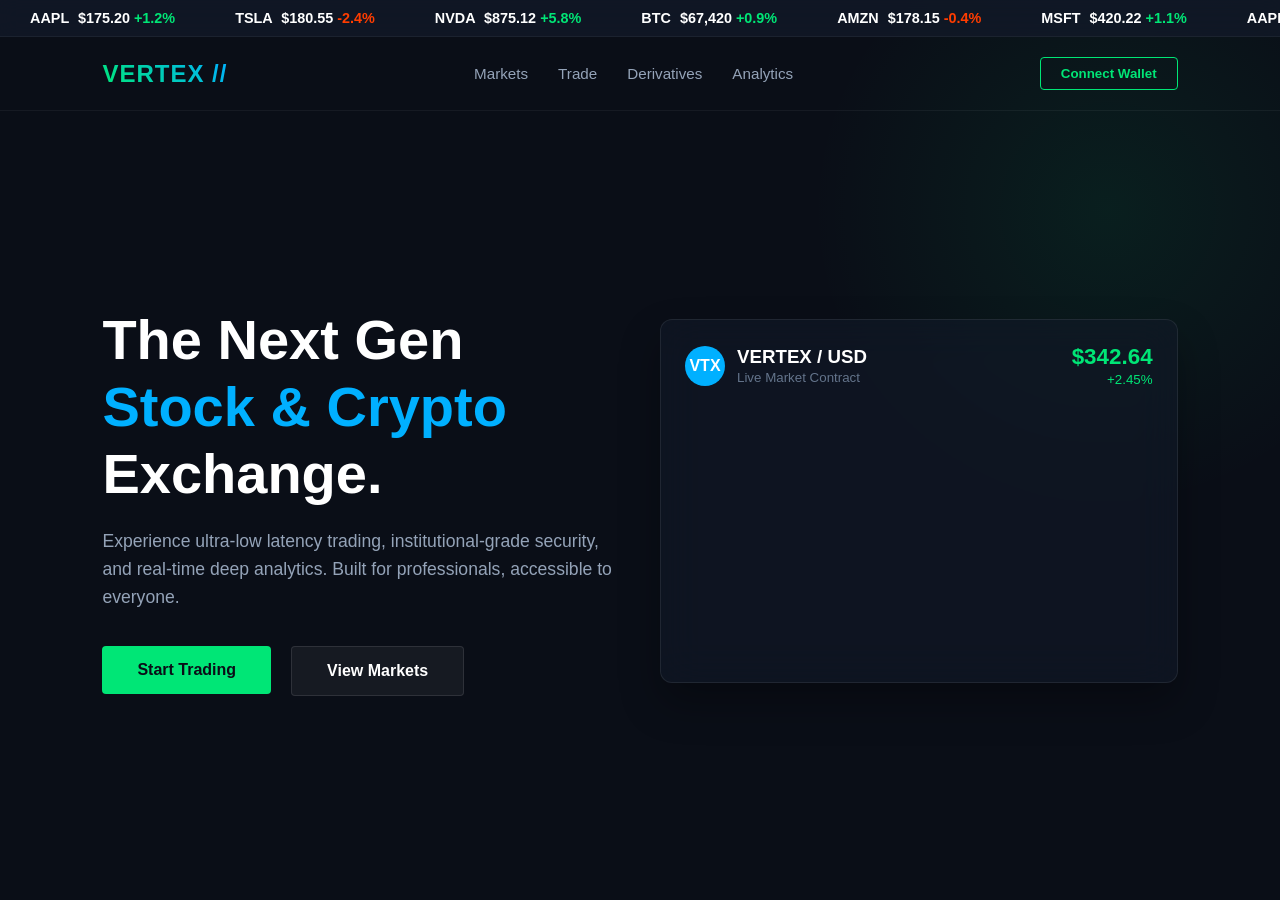
<file: frontend/HTML/index.html>
<!DOCTYPE html>
<html lang="en">
<head>
    <meta charset="UTF-8">
    <meta name="viewport" content="width=device-width, initial-scale=1.0">
    <title>VERTEX Exchange | Trade the Future</title>
    <style>
        /* --- RESET & BASE STYLES --- */
        * {
            margin: 0;
            padding: 0;
            box-sizing: border-box;
            font-family: 'Segoe UI', Tahoma, Geneva, Verdana, sans-serif;
        }

        body {
            background-color: #0a0e17;
            color: #ffffff;
            overflow-x: hidden;
        }

        /* --- BACKGROUND ANIMATION --- */
        .bg-glow {
            position: absolute;
            width: 600px;
            height: 600px;
            background: radial-gradient(circle, rgba(0, 230, 118, 0.08) 0%, rgba(0,0,0,0) 70%);
            top: -10%;
            right: -10%;
            z-index: -1;
            pointer-events: none;
        }

        /* --- TICKER TAPE --- */
        .ticker-wrap {
            width: 100%;
            overflow: hidden;
            background: rgba(18, 26, 41, 0.8);
            border-bottom: 1px solid rgba(255, 255, 255, 0.05);
            padding: 10px 0;
            backdrop-filter: blur(10px);
        }

        .ticker {
            display: flex;
            white-space: nowrap;
            animation: tickerMove 30s linear infinite;
        }

        .ticker-item {
            display: inline-block;
            padding: 0 30px;
            font-size: 0.9rem;
            font-weight: 600;
        }

        .up { color: #00e676; }
        .down { color: #ff3d00; }

        @keyframes tickerMove {
            0% { transform: translate3d(0, 0, 0); }
            100% { transform: translate3d(-50%, 0, 0); }
        }

        /* --- NAVIGATION --- */
        nav {
            display: flex;
            justify-content: space-between;
            align-items: center;
            padding: 20px 8%;
            border-bottom: 1px solid rgba(255, 255, 255, 0.05);
        }

        .logo {
            font-size: 1.5rem;
            font-weight: 800;
            letter-spacing: 1px;
            background: linear-gradient(45deg, #00e676, #00b0ff);
            -webkit-background-clip: text;
            -webkit-text-fill-color: transparent;
        }

        nav ul {
            display: flex;
            list-style: none;
            gap: 30px;
        }

        nav ul li a {
            color: #94a3b8;
            text-decoration: none;
            font-size: 0.95rem;
            transition: color 0.3s;
        }

        nav ul li a:hover {
            color: #00e676;
        }

        .btn-nav {
            background: transparent;
            border: 1px solid #00e676;
            color: #00e676;
            padding: 8px 20px;
            border-radius: 4px;
            cursor: pointer;
            font-weight: 600;
            transition: all 0.3s ease;
        }

        .btn-nav:hover {
            background: #00e676;
            color: #0a0e17;
            box-shadow: 0 0 15px rgba(0, 230, 118, 0.4);
        }

        /* --- HERO SECTION --- */
        .hero {
            display: grid;
            grid-template-columns: 1fr 1fr;
            align-items: center;
            padding: 60px 8%;
            min-height: calc(100vh - 120px);
            gap: 40px;
        }

        .hero-text h1 {
            font-size: 3.5rem;
            line-height: 1.2;
            margin-bottom: 20px;
        }

        .hero-text h1 span {
            color: #00b0ff;
        }

        .hero-text p {
            color: #94a3b8;
            font-size: 1.1rem;
            margin-bottom: 35px;
            line-height: 1.6;
        }

        .cta-btns {
            display: flex;
            gap: 20px;
        }

        .btn-primary {
            background: #00e676;
            color: #0a0e17;
            padding: 15px 35px;
            border: none;
            border-radius: 4px;
            font-size: 1rem;
            font-weight: 700;
            cursor: pointer;
            transition: transform 0.2s, box-shadow 0.3s;
        }

        .btn-primary:hover {
            transform: translateY(-2px);
            box-shadow: 0 5px 20px rgba(0, 230, 118, 0.4);
        }

        .btn-secondary {
            background: rgba(255, 255, 255, 0.05);
            color: #fff;
            padding: 15px 35px;
            border: 1px solid rgba(255, 255, 255, 0.1);
            border-radius: 4px;
            font-size: 1rem;
            font-weight: 600;
            cursor: pointer;
            transition: background 0.3s;
        }

        .btn-secondary:hover {
            background: rgba(255, 255, 255, 0.1);
        }

        /* --- LIVE CHART WIDGET (REALISTIC UI) --- */
        .chart-container {
            background: rgba(18, 26, 41, 0.6);
            border: 1px solid rgba(255, 255, 255, 0.08);
            border-radius: 12px;
            padding: 24px;
            backdrop-filter: blur(20px);
            box-shadow: 0 20px 40px rgba(0,0,0,0.3);
            position: relative;
        }

        .chart-header {
            display: flex;
            justify-content: space-between;
            align-items: center;
            margin-bottom: 20px;
        }

        .asset-info {
            display: flex;
            align-items: center;
            gap: 12px;
        }

        .asset-logo {
            width: 40px;
            height: 40px;
            background: #00b0ff;
            border-radius: 50%;
            display: flex;
            align-items: center;
            justify-content: center;
            font-weight: bold;
        }

        .asset-price {
            text-align: right;
        }

        #live-price {
            font-size: 1.4rem;
            font-weight: 700;
            transition: color 0.3s ease;
        }

        canvas {
            width: 100%;
            height: 250px;
            display: block;
        }

        /* --- RESPONSIVE DESIGN --- */
        @media (max-width: 968px) {
            .hero {
                grid-template-columns: 1fr;
                text-align: center;
                padding-top: 40px;
            }
            .cta-btns {
                justify-content: center;
            }
            nav ul {
                display: none; /* Keep it clean for demo */
            }
        }
    </style>
</head>
<body>

    <div class="bg-glow"></div>

    <div class="ticker-wrap">
        <div class="ticker" id="ticker-tape">
            </div>
    </div>

    <nav>
        <div class="logo">VERTEX //</div>
        <ul>
            <li><a href="/login">Markets</a></li>
            <li><a href="/login">Trade</a></li>
            <li><a href="/login">Derivatives</a></li>
            <li><a href="/login">Analytics</a></li>
        </ul>
        <a href="/login"><button class="btn-nav">Connect Wallet</button></a>
    </nav>

    <main class="hero">
        <div class="hero-text">
            <h1>The Next Gen <span>Stock & Crypto</span> Exchange.</h1>
            <p>Experience ultra-low latency trading, institutional-grade security, and real-time deep analytics. Built for professionals, accessible to everyone.</p>
            <div class="cta-btns">
                <a href="/login"><button class="btn-primary">Start Trading</button></a>
                <a href="/login"><button class="btn-secondary">View Markets</button></a>
            </div>
        </div>

        <div class="chart-container">
            <div class="chart-header">
                <div class="asset-info">
                    <div class="asset-logo">VTX</div>
                    <div>
                        <h3>VERTEX / USD</h3>
                        <small style="color: #64748b;">Live Market Contract</small>
                    </div>
                </div>
                <div class="asset-price">
                    <div id="live-price">$342.50</div>
                    <small id="live-change" class="up">+2.45%</small>
                </div>
            </div>
            
            <canvas id="stockChart"></canvas>
        </div>
    </main>

    <script>
        /* --- TICKER DATA & GENERATION --- */
        const tickerData = [
            { symbol: "AAPL", price: "175.20", change: "+1.2%", up: true },
            { symbol: "TSLA", price: "180.55", change: "-2.4%", up: false },
            { symbol: "NVDA", price: "875.12", change: "+5.8%", up: true },
            { symbol: "BTC", price: "67,420", change: "+0.9%", up: true },
            { symbol: "AMZN", price: "178.15", change: "-0.4%", up: false },
            { symbol: "MSFT", price: "420.22", change: "+1.1%", up: true }
        ];

        const tickerTape = document.getElementById('ticker-tape');
        
        // Duplicate data to make the infinite scroll smooth
        const doubleData = [...tickerData, ...tickerData, ...tickerData]; 
        doubleData.forEach(item => {
            const div = document.createElement('div');
            div.className = 'ticker-item';
            div.innerHTML = `${item.symbol} <span style="color:#fff; margin-left:5px;">$${item.price}</span> <span class="${item.up ? 'up' : 'down'}">${item.change}</span>`;
            tickerTape.appendChild(div);
        });

        /* --- REAL-TIME CANVAS STOCK CHART ANIMATION --- */
        const canvas = document.getElementById('stockChart');
        const ctx = canvas.getContext('2d');

        // Resize canvas correctly for high-res displays
        function resizeCanvas() {
            canvas.width = canvas.parentElement.clientWidth - 48;
            canvas.height = 250;
        }
        resizeCanvas();
        window.addEventListener('resize', resizeCanvas);

        let dataPoints = Array.from({length: 40}, () => 120 + Math.random() * 60);
        let basePrice = 342.50;

        function drawChart() {
            ctx.clearRect(0, 0, canvas.width, canvas.height);
            
            const widthBetweenPoints = canvas.width / (dataPoints.length - 1);
            
            // Create Gradient Fill below the line
            let gradient = ctx.createLinearGradient(0, 0, 0, canvas.height);
            gradient.addColorStop(0, 'rgba(0, 230, 118, 0.25)');
            gradient.addColorStop(1, 'rgba(0, 230, 118, 0.0)');

            // Draw Area
            ctx.beginPath();
            ctx.moveTo(0, canvas.height);
            for (let i = 0; i < dataPoints.length; i++) {
                ctx.lineTo(i * widthBetweenPoints, dataPoints[i]);
            }
            ctx.lineTo(canvas.width, canvas.height);
            ctx.closePath();
            ctx.fillStyle = gradient;
            ctx.fill();

            // Draw Trend Line
            ctx.beginPath();
            ctx.moveTo(0, dataPoints[0]);
            for (let i = 0; i < dataPoints.length; i++) {
                ctx.lineTo(i * widthBetweenPoints, dataPoints[i]);
            }
            ctx.strokeStyle = '#00e676';
            ctx.lineWidth = 3;
            ctx.lineJoin = 'round';
            ctx.lineCap = 'round';
            ctx.stroke();

            // Draw Grid Lines (To make it look realistic)
            ctx.strokeStyle = 'rgba(255, 255, 255, 0.03)';
            ctx.lineWidth = 1;
            for(let i = 1; i < 5; i++) {
                ctx.beginPath();
                ctx.moveTo(0, (canvas.height / 5) * i);
                ctx.lineTo(canvas.width, (canvas.height / 5) * i);
                ctx.stroke();
            }
        }

        // Live Market Simulation Tick
        setInterval(() => {
            // Calculate simulated price movement
            let change = (Math.random() - 0.48) * 2; // slight upward bias
            basePrice += change;
            
            // Update Text Elements
            const priceEl = document.getElementById('live-price');
            priceEl.innerText = `$${basePrice.toFixed(2)}`;
            priceEl.style.color = change >= 0 ? '#00e676' : '#ff3d00';
            
            setTimeout(() => { priceEl.style.color = '#ffffff'; }, 300);

            // Shift chart data points to simulate movement
            let lastPoint = dataPoints[dataPoints.length - 1];
            let newPoint = lastPoint - (change * 5); // scale fluctuation to pixel space
            
            // Keep graph within canvas bounds
            if(newPoint < 20) newPoint = 20;
            if(newPoint > canvas.height - 20) newPoint = canvas.height - 20;

            dataPoints.shift();
            dataPoints.push(newPoint);

            drawChart();
        }, 800);

        // Initial paint
        drawChart();
    </script>
</body>
</html>
</file>
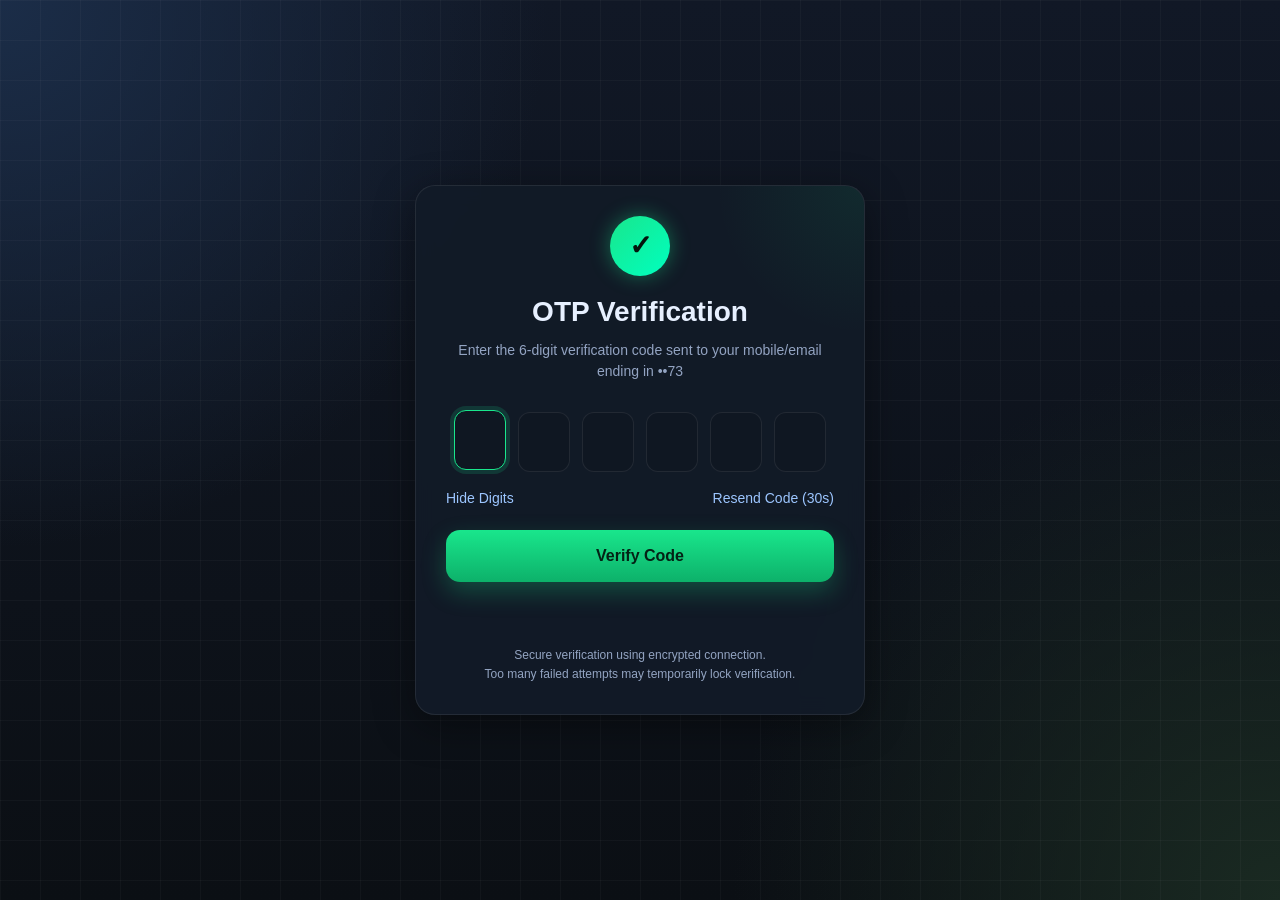
<file: frontend/HTML/otp.html>
<!DOCTYPE html>
<html lang="en">
<head>
<meta charset="UTF-8" />
<meta name="viewport" content="width=device-width, initial-scale=1.0"/>
<title>Secure OTP Verification</title>

<style>
:root{
  --bg:#0b0f14;
  --bg2:#111826;
  --card:#121b28;
  --text:#e7f0ff;
  --muted:#93a4c2;
  --accent:#19e68c;
  --accent-dark:#0db16a;
  --danger:#ff4d6d;
  --success:#2ee6a6;
  --border:rgba(255,255,255,0.08);
  --shadow:0 10px 40px rgba(0,0,0,0.4);
}

*{
  margin:0;
  padding:0;
  box-sizing:border-box;
}

body{
  min-height:100vh;
  display:flex;
  justify-content:center;
  align-items:center;
  background:
    radial-gradient(circle at top left,#1b2d48 0%,transparent 35%),
    radial-gradient(circle at bottom right,#1a2a22 0%,transparent 35%),
    linear-gradient(180deg,var(--bg2),var(--bg));
  color:var(--text);
  font-family:Arial,Helvetica,sans-serif;
  overflow:hidden;
}

/* Animated background */
body::before{
  content:"";
  position:fixed;
  inset:0;
  background-image:
    linear-gradient(rgba(255,255,255,0.03) 1px,transparent 1px),
    linear-gradient(90deg,rgba(255,255,255,0.03) 1px,transparent 1px);
  background-size:40px 40px;
  animation:gridMove 18s linear infinite;
  pointer-events:none;
}

@keyframes gridMove{
  from{transform:translate(0,0);}
  to{transform:translate(40px,40px);}
}

.card{
  width:100%;
  max-width:450px;
  background:rgba(18,27,40,0.95);
  border:1px solid var(--border);
  border-radius:20px;
  padding:30px;
  box-shadow:var(--shadow);
  backdrop-filter:blur(10px);
  position:relative;
  overflow:hidden;
}

.card::before{
  content:"";
  position:absolute;
  width:300px;
  height:300px;
  background:radial-gradient(circle,var(--accent) 0%,transparent 70%);
  top:-150px;
  right:-150px;
  opacity:.08;
}

.logo{
  width:60px;
  height:60px;
  margin:auto;
  border-radius:50%;
  background:linear-gradient(135deg,var(--accent),#00ffbf);
  display:flex;
  justify-content:center;
  align-items:center;
  font-size:28px;
  font-weight:bold;
  color:#04140d;
  box-shadow:0 0 20px rgba(25,230,140,0.4);
}

h1{
  margin-top:20px;
  text-align:center;
  font-size:28px;
}

.subtitle{
  margin-top:12px;
  text-align:center;
  color:var(--muted);
  line-height:1.5;
  font-size:14px;
}

.otp-group{
  display:flex;
  justify-content:center;
  gap:12px;
  margin-top:30px;
}

.otp-input{
  width:52px;
  height:60px;
  border-radius:12px;
  border:1px solid var(--border);
  background:#0f1722;
  color:var(--text);
  text-align:center;
  font-size:24px;
  font-weight:bold;
  outline:none;
  transition:0.2s;
  appearance:textfield;
}

.otp-input::-webkit-inner-spin-button,
.otp-input::-webkit-outer-spin-button{
  -webkit-appearance:none;
  margin:0;
}

.otp-input:focus{
  border-color:var(--accent);
  box-shadow:0 0 0 4px rgba(25,230,140,0.15);
  transform:translateY(-2px);
}

.otp-input.error{
  border-color:var(--danger);
  animation:shake 0.3s;
}

@keyframes shake{
  0%{transform:translateX(0);}
  25%{transform:translateX(-4px);}
  50%{transform:translateX(4px);}
  75%{transform:translateX(-2px);}
  100%{transform:translateX(0);}
}

.options{
  display:flex;
  justify-content:space-between;
  align-items:center;
  margin-top:18px;
  flex-wrap:wrap;
  gap:10px;
}

.toggle-btn,
.resend-btn{
  background:none;
  border:none;
  color:#9cc6ff;
  cursor:pointer;
  font-size:14px;
}

.toggle-btn:hover,
.resend-btn:hover{
  text-decoration:underline;
}

.verify-btn{
  width:100%;
  margin-top:24px;
  height:52px;
  border:none;
  border-radius:14px;
  background:linear-gradient(180deg,var(--accent),var(--accent-dark));
  color:#042215;
  font-size:16px;
  font-weight:bold;
  cursor:pointer;
  transition:0.2s;
  box-shadow:0 10px 25px rgba(25,230,140,0.25);
}

.verify-btn:hover{
  transform:translateY(-2px);
}

.verify-btn:disabled{
  opacity:.6;
  cursor:not-allowed;
}

.status{
  min-height:22px;
  margin-top:18px;
  text-align:center;
  font-size:14px;
}

.status.error{
  color:var(--danger);
}

.status.success{
  color:var(--success);
}

.status.loading{
  color:#8ec8ff;
}

.footer{
  margin-top:24px;
  text-align:center;
  color:var(--muted);
  font-size:12px;
  line-height:1.6;
}

@media(max-width:480px){
  .card{
    margin:15px;
    padding:25px 20px;
  }

  .otp-group{
    gap:8px;
  }

  .otp-input{
    width:45px;
    height:55px;
    font-size:22px;
  }

  .options{
    flex-direction:column;
    align-items:flex-start;
  }
}
</style>
</head>

<body>

<div class="card">

  <div class="logo">✓</div>

  <h1>OTP Verification</h1>

  <p class="subtitle">
    Enter the 6-digit verification code sent to your mobile/email ending in ••73
  </p>

  <form id="otpForm">

    <div class="otp-group">
      <input type="text" class="otp-input" maxlength="1" inputmode="numeric" required>
      <input type="text" class="otp-input" maxlength="1" inputmode="numeric" required>
      <input type="text" class="otp-input" maxlength="1" inputmode="numeric" required>
      <input type="text" class="otp-input" maxlength="1" inputmode="numeric" required>
      <input type="text" class="otp-input" maxlength="1" inputmode="numeric" required>
      <input type="text" class="otp-input" maxlength="1" inputmode="numeric" required>
    </div>

    <div class="options">
      <button type="button" class="toggle-btn" id="toggleBtn">
        Hide Digits
      </button>

      <button type="button" class="resend-btn" id="resendBtn">
        Resend Code (30s)
      </button>
    </div>

    <button type="submit" class="verify-btn" id="verifyBtn">
      Verify Code
    </button>

    <div class="status" id="status"></div>

  </form>

  <div class="footer">
    Secure verification using encrypted connection.<br>
    Too many failed attempts may temporarily lock verification.
  </div>

</div>

<script>
const inputs = document.querySelectorAll(".otp-input");
const form = document.getElementById("otpForm");
const statusEl = document.getElementById("status");
const verifyBtn = document.getElementById("verifyBtn");
const resendBtn = document.getElementById("resendBtn");
const toggleBtn = document.getElementById("toggleBtn");

let hidden = false;
let attempts = 0;

/* AUTO FOCUS */
inputs.forEach((input,index)=>{

  input.addEventListener("input",(e)=>{

    input.value = input.value.replace(/\D/g,"");

    if(input.value && index < inputs.length-1){
      inputs[index+1].focus();
    }

    input.classList.remove("error");
    clearStatus();
  });

  input.addEventListener("keydown",(e)=>{

    if(e.key === "Backspace" && !input.value && index > 0){
      inputs[index-1].focus();
    }

    if(e.key === "ArrowLeft" && index > 0){
      inputs[index-1].focus();
    }

    if(e.key === "ArrowRight" && index < inputs.length-1){
      inputs[index+1].focus();
    }
  });

  /* PASTE SUPPORT */
  input.addEventListener("paste",(e)=>{

    e.preventDefault();

    const pasted = (e.clipboardData || window.clipboardData)
      .getData("text")
      .replace(/\D/g,"")
      .slice(0,6);

    pasted.split("").forEach((digit,i)=>{
      if(inputs[i]){
        inputs[i].value = digit;
      }
    });

    if(pasted.length < inputs.length){
      inputs[pasted.length].focus();
    }else{
      inputs[inputs.length-1].focus();
    }
  });

});

/* TOGGLE HIDE/SHOW */
toggleBtn.addEventListener("click",()=>{

  hidden = !hidden;

  inputs.forEach(input=>{
    input.type = hidden ? "password" : "text";
  });

  toggleBtn.textContent = hidden
    ? "Show Digits"
    : "Hide Digits";
});

/* FORM SUBMIT */
form.addEventListener("submit",async(e)=>{

  e.preventDefault();

  const code = [...inputs].map(i=>i.value).join("");

  const email = localStorage.getItem("userEmail");

  if(code.length !== 6){

    showStatus("Please enter all 6 digits.","error");

    inputs.forEach(input=>{
      if(!input.value){
        input.classList.add("error");
      }
    });

    return;
  }

  verifyBtn.disabled = true;

  showStatus("Verifying code...","loading");

  await wait(1500);
  
  // OTP logic
  const response = await fetch('/verify-otp',{
    method:'POST',
    headers:{
        'Content-Type':'application/json'
    },
    body: JSON.stringify({
         email: email,
         otp: code
    })
  });

  const correctOTP = await response.json();

  if(correctOTP.success){

    alert("OTP Verified");

    // Redirect Example
    // window.location.href = "/dashboard";

    verifyBtn.disabled = false;

  }else{

    attempts++;

    inputs.forEach(input=>{
      input.classList.add("error");
    });

    if(attempts >= 3){

      showStatus(
        "Too many failed attempts. Please wait 30 seconds.",
        "error"
      );

      startCooldown(30);

      attempts = 0;

    }else{

      showStatus("Invalid verification code.","error");
    }

    verifyBtn.disabled = false;
  }

});

/* STATUS */
function showStatus(message,type){

  statusEl.className = "status";

  if(type){
    statusEl.classList.add(type);
  }

  statusEl.textContent = message;
}

function clearStatus(){
  statusEl.textContent = "";
  statusEl.className = "status";
}

/* WAIT */
function wait(ms){
  return new Promise(resolve=>setTimeout(resolve,ms));
}

/* RESEND COOLDOWN */
function startCooldown(seconds){

  let remaining = seconds;

  resendBtn.disabled = true;
  resendBtn.textContent = `Resend Code (${remaining}s)`;

  const timer = setInterval(()=>{

    remaining--;

    resendBtn.textContent =
      `Resend Code (${remaining}s)`;

    if(remaining <= 0){

      clearInterval(timer);

      resendBtn.disabled = false;
      resendBtn.textContent = "Resend Code";
    }

  },1000);
}

startCooldown(30);

/* RESEND */
resendBtn.addEventListener("click",async()=>{

  startCooldown(30);

  inputs.forEach(input=>{
    input.value = "";
    input.classList.remove("error");
  });

  inputs[0].focus();

  showStatus("Sending new verification code...","loading");

  await wait(1200);

  showStatus("New verification code sent.","success");
});

/* INITIAL FOCUS */
window.addEventListener("load",()=>{
  inputs[0].focus();
});
</script>

</body>
</html>
</file>
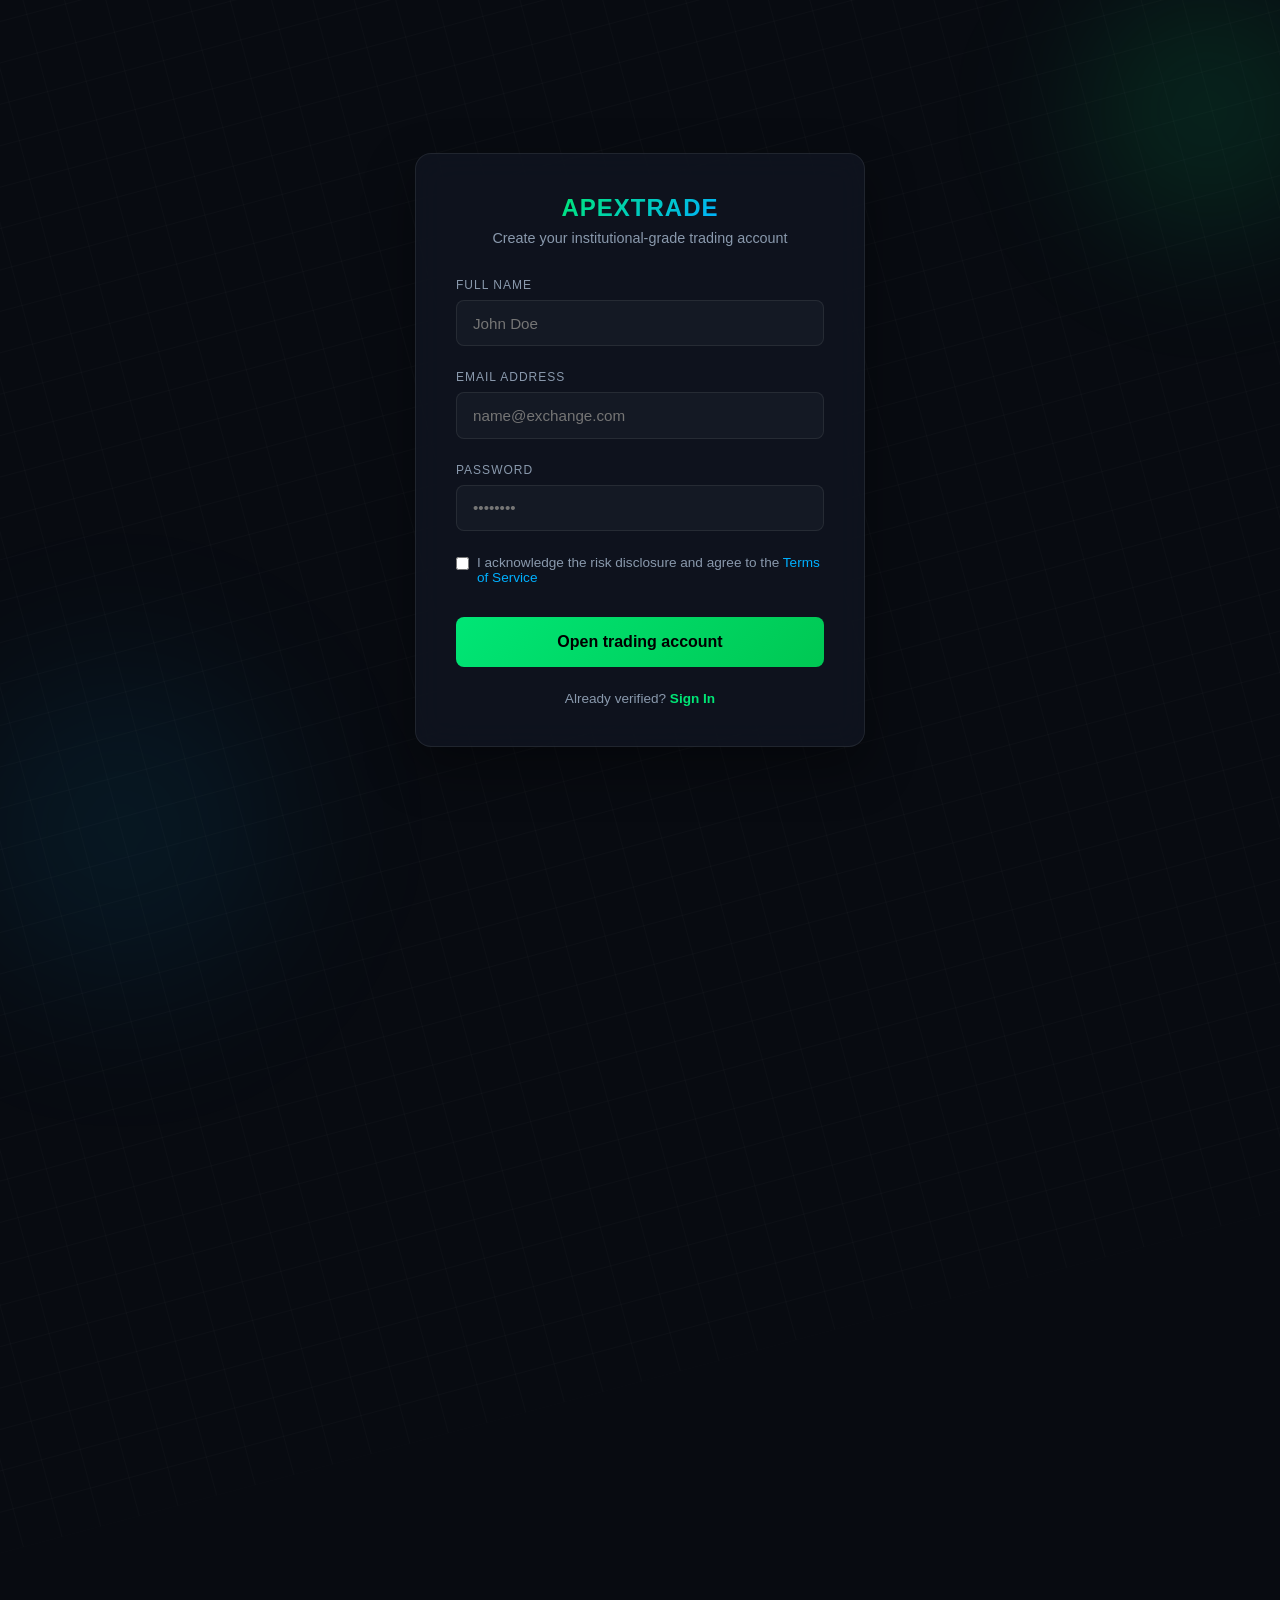
<file: frontend/HTML/signup.html>
<!DOCTYPE html>
<html lang="en">
<head>
    <meta charset="UTF-8">
    <meta name="viewport" content="width=device-width, initial-scale=1.0">
    <title>Join ApexTrade | Next-Gen Stock Exchange</title>
    <style>
        :root {
            --bg-color: #080b11;
            --card-bg: rgba(17, 22, 34, 0.75);
            --accent-primary: #00e676; /* Bullish Green */
            --accent-secondary: #00b0ff; /* Electric Blue */
            --text-main: #ffffff;
            --text-muted: #8a99ad;
            --border-color: rgba(255, 255, 255, 0.08);
            --error-color: #ff5252;
        }

        * {
            box-sizing: border-box;
            margin: 0;
            padding: 0;
            font-family: '-apple-system', BlinkMacSystemFont, 'Segoe UI', Roboto, Helvetica, Arial, sans-serif;
        }

        body {
            background-color: var(--bg-color);
            color: var(--text-main);
            min-height: 100vh;
            display: flex;
            justify-content: center;
            align-items: center;
            overflow: hidden;
            position: relative;
        }

        /* Animated Background Chart Lines for Stock Market Vibe */
        .bg-grid {
            position: absolute;
            width: 200%;
            height: 200%;
            background-image: 
                linear-gradient(to right, rgba(255,255,255,0.02) 1px, transparent 1px),
                linear-gradient(to bottom, rgba(255,255,255,0.02) 1px, transparent 1px);
            background-size: 40px 40px;
            transform: rotate(-15deg);
            z-index: 1;
            animation: gridMove 20s linear infinite;
        }

        @keyframes gridMove {
            0% { transform: rotate(-15deg) translate(0, 0); }
            100% { transform: rotate(-15deg) translate(-40px, -40px); }
        }

        .glow-orb {
            position: absolute;
            width: 400px;
            height: 400px;
            background: radial-gradient(circle, rgba(0, 230, 118, 0.15) 0%, rgba(0,0,0,0) 70%);
            top: -10%;
            right: -10%;
            z-index: 1;
            filter: blur(50px);
            animation: float 8s ease-in-out infinite alternate;
        }

        .glow-orb-2 {
            position: absolute;
            width: 500px;
            height: 500px;
            background: radial-gradient(circle, rgba(0, 176, 255, 0.1) 0%, rgba(0,0,0,0) 70%);
            bottom: -20%;
            left: -10%;
            z-index: 1;
            filter: blur(60px);
            animation: float 12s ease-in-out infinite alternate-reverse;
        }

        @keyframes float {
            0% { transform: translateY(0) scale(1); }
            100% { transform: translateY(-30px) scale(1.1); }
        }

        /* Signup Container */
        .signup-container {
            position: relative;
            z-index: 10;
            width: 100%;
            max-width: 450px;
            padding: 2.5rem;
            background: var(--card-bg);
            backdrop-filter: blur(16px);
            -webkit-backdrop-filter: blur(16px);
            border: 1px solid var(--border-color);
            border-radius: 16px;
            box-shadow: 0 20px 50px rgba(0, 0, 0, 0.4);
            transform: translateY(20px);
            opacity: 0;
            animation: fadeInUp 0.6s cubic-bezier(0.16, 1, 0.3, 1) forwards;
        }

        @keyframes fadeInUp {
            to {
                transform: translateY(0);
                opacity: 1;
            }
        }

        /* Header Styling */
        .header {
            text-align: center;
            margin-bottom: 2rem;
        }

        .logo {
            font-size: 1.5rem;
            font-weight: 800;
            letter-spacing: 1px;
            background: linear-gradient(135deg, var(--accent-primary), var(--accent-secondary));
            -webkit-background-clip: text;
            -webkit-text-fill-color: transparent;
            margin-bottom: 0.5rem;
            display: inline-block;
        }

        .subtitle {
            color: var(--text-muted);
            font-size: 0.9rem;
        }

        /* Form Controls */
        .form-group {
            position: relative;
            margin-bottom: 1.5rem;
        }

        .form-group label {
            display: block;
            font-size: 0.75rem;
            text-transform: uppercase;
            letter-spacing: 1px;
            color: var(--text-muted);
            margin-bottom: 0.5rem;
            transition: color 0.3s ease;
        }

        .input-wrapper {
            position: relative;
        }

        .form-group input {
            width: 100%;
            padding: 0.85rem 1rem;
            background: rgba(255, 255, 255, 0.03);
            border: 1px solid var(--border-color);
            border-radius: 8px;
            color: var(--text-main);
            font-size: 0.95rem;
            transition: all 0.3s cubic-bezier(0.25, 0.8, 0.25, 1);
        }

        .form-group input:focus {
            outline: none;
            border-color: var(--accent-secondary);
            background: rgba(255, 255, 255, 0.06);
            box-shadow: 0 0 0 4px rgba(0, 176, 255, 0.15);
        }

        /* Input Focus Line Animation */
        .input-bar {
            position: absolute;
            bottom: 0;
            left: 50%;
            height: 2px;
            width: 0;
            background: linear-gradient(to right, var(--accent-primary), var(--accent-secondary));
            transition: all 0.4s ease;
        }

        .form-group input:focus ~ .input-bar {
            width: 100%;
            left: 0;
        }

        /* Strength Meter */
        .password-strength {
            height: 4px;
            width: 100%;
            background: rgba(255,255,255,0.05);
            margin-top: 0.5rem;
            border-radius: 2px;
            overflow: hidden;
            display: none;
        }

        .strength-bar {
            height: 100%;
            width: 0;
            background: var(--error-color);
            transition: all 0.3s ease;
        }

        /* Terms Checkbox */
        .terms-container {
            display: flex;
            align-items: flex-start;
            gap: 0.5rem;
            margin-bottom: 2rem;
            cursor: pointer;
            font-size: 0.85rem;
            color: var(--text-muted);
            user-select: none;
        }

        .terms-container input {
            accent-color: var(--accent-primary);
            margin-top: 2px;
        }

        .terms-container a {
            color: var(--accent-secondary);
            text-decoration: none;
        }

        .terms-container a:hover {
            text-decoration: underline;
        }

        /* Submit Button */
        .submit-btn {
            width: 100%;
            padding: 1rem;
            background: linear-gradient(135deg, var(--accent-primary), #00c853);
            border: none;
            border-radius: 8px;
            color: #000;
            font-size: 1rem;
            font-weight: 700;
            cursor: pointer;
            transition: all 0.3s ease;
            position: relative;
            overflow: hidden;
        }

        .submit-btn:hover {
            transform: translateY(-2px);
            box-shadow: 0 8px 20px rgba(0, 230, 118, 0.3);
        }

        .submit-btn:active {
            transform: translateY(0);
        }

        /* Button Ripple Effect Object */
        .ripple {
            position: absolute;
            background: rgba(255, 255, 255, 0.3);
            border-radius: 50%;
            transform: scale(0);
            animation: rippleEffect 0.6s linear;
            pointer-events: none;
        }

        @keyframes rippleEffect {
            to {
                transform: scale(4);
                opacity: 0;
            }
        }

        /* Footer links */
        .form-footer {
            text-align: center;
            margin-top: 1.5rem;
            font-size: 0.85rem;
            color: var(--text-muted);
        }

        .form-footer a {
            color: var(--accent-primary);
            text-decoration: none;
            font-weight: 600;
        }

        .form-footer a:hover {
            text-decoration: underline;
        }
    </style>
</head>
<body>

    <div class="bg-grid"></div>
    <div class="glow-orb"></div>
    <div class="glow-orb-2"></div>

    <div class="signup-container">
        <div class="header">
            <div class="logo">APEXTRADE</div>
            <div class="subtitle">Create your institutional-grade trading account</div>
        </div>

        <form id="signupForm" autocomplete="off">
            <div class="form-group">
                <label for="username">Full Name</label>
                <div class="input-wrapper">
                    <input type="text" id="username" required placeholder="John Doe">
                    <div class="input-bar"></div>
                </div>
            </div>

            <div class="form-group">
                <label for="email">Email Address</label>
                <div class="input-wrapper">
                    <input type="email" id="email" required placeholder="name@exchange.com">
                    <div class="input-bar"></div>
                </div>
            </div>

            <div class="form-group">
                <label for="password">Password</label>
                <div class="input-wrapper">
                    <input type="password" id="password" required placeholder="••••••••">
                    <div class="input-bar"></div>
                </div>
                <div class="password-strength" id="strengthMeter">
                    <div class="strength-bar" id="strengthBar"></div>
                </div>
            </div>

            <label class="terms-container">
                <input type="checkbox" required>
                <span>I acknowledge the risk disclosure and agree to the <a href="#">Terms of Service</a></span>
            </label>

            <button type="submit" class="submit-btn" id="submitBtn">
                <span>Open trading account</a></span>
            </button>
        </form>

        <div class="form-footer">
            Already verified? <a href="/login">Sign In</a>
        </div>
    </div>

    <script>
        // Password Strength Real-time Interactive Feature
        const passwordInput = document.getElementById('password');
        const strengthMeter = document.getElementById('strengthMeter');
        const strengthBar = document.getElementById('strengthBar');

        passwordInput.addEventListener('input', () => {
            const val = passwordInput.value;
            if (val.length === 0) {
                strengthMeter.style.display = 'none';
                return;
            }
            
            strengthMeter.style.display = 'block';
            let score = 0;

            if (val.length >= 8) score++;
            if (/[A-Z]/.test(val)) score++;
            if (/[0-9]/.test(val)) score++;
            if (/[^A-Za-z0-9]/.test(val)) score++;

            // Dynamic color shift based on strength
            if (score <= 1) {
                strengthBar.style.width = '30%';
                strengthBar.style.backgroundColor = '#ff5252'; // Weak
            } else if (score === 2 || score === 3) {
                strengthBar.style.width = '60%';
                strengthBar.style.backgroundColor = '#ffb300'; // Medium
            } else {
                strengthBar.style.width = '100%';
                strengthBar.style.backgroundColor = '#00e676'; // Strong (Bullish green)
            }
        });

        // Clean Canvas Ripple Effect on Button Click
        const btn = document.getElementById('submitBtn');
        btn.addEventListener('click', function(e) {
            // Prevent dynamic form submission logic break during demo
            if(!document.getElementById('signupForm').checkValidity()) return;
            
            let x = e.clientX - e.target.getBoundingClientRect().left;
            let y = e.clientY - e.target.getBoundingClientRect().top;
            
            let ripple = document.createElement('span');
            ripple.classList.add('ripple');
            ripple.style.left = x + 'px';
            ripple.style.top = y + 'px';
            this.appendChild(ripple);
            
            setTimeout(() => {
                ripple.remove();
            }, 600);
        });

        // Smooth simulated submit action
        document.getElementById('signupForm').addEventListener('submit',async (e) => {
            console.log("FORM SUBMITTED");
            e.preventDefault();

            const username = document.getElementById('username').value;
            const email = document.getElementById('email').value;
            const password = document.getElementById('password').value;

            try
            {
                console.log("FETCH STARTING");
                const response = await fetch('/api/signup',{
                     
                        method: 'POST',
                        headers: {
                            'Content-Type':'application/json'
                        },
                        body: JSON.stringify({
                             username: username,
                             email: email,
                             password: password
                        })
                });

                const data = await response.json();

                if(data.status === "otp_required")
                {
                    localStorage.setItem("userEmail", email);
                    

                      // Call send-otp route
                    await fetch('/send-otp', {
                          method: 'POST',
                          headers: {
                                     'Content-Type': 'application/json'
                                   },
                          body: JSON.stringify({
                          email: email
                        })
                    });

                    alert("OTP sent to entered email Successfully");

                    window.location.href = "/otp";
                }
                else
                {
                    alert(data.message);
                }
            }
            catch(error)
            {
                console.error(error);
                alert("Server connection failed");
            }
            btn.style.transform = 'scale(0.98)';
            btn.innerHTML = '<span>Connecting to Secure Node...</span>';
         
        });
    </script>
</body>
</html>
</file>
